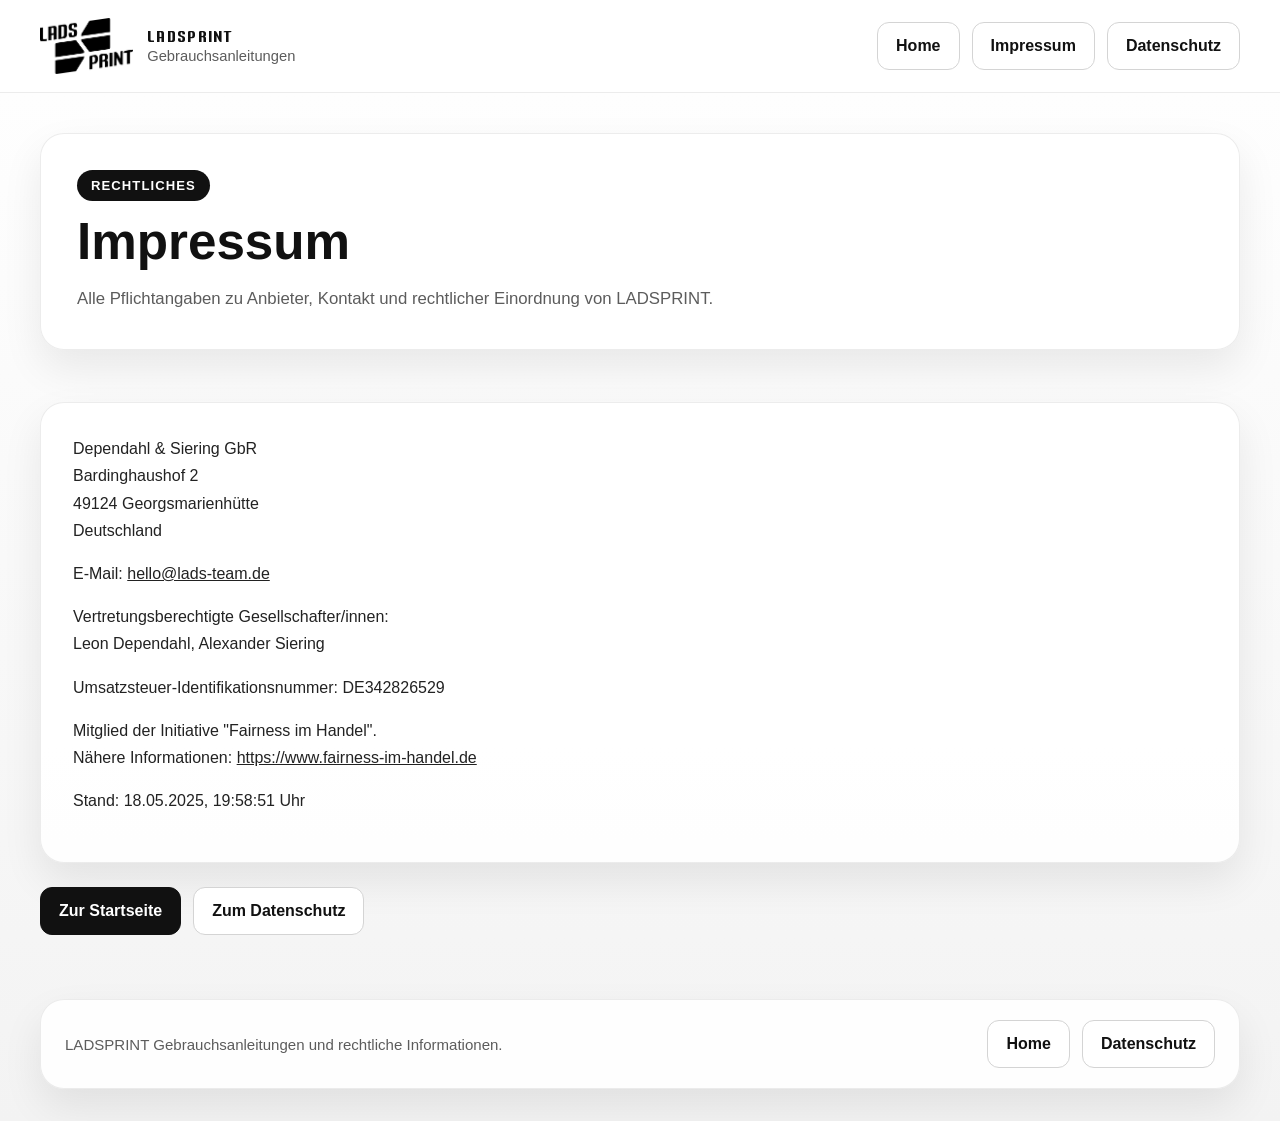
<file: impressum.html>
<!DOCTYPE html>
<html lang="de">
  <head>
    <meta charset="UTF-8">
    <meta name="viewport" content="width=device-width, initial-scale=1.0">
    <title>Impressum | LADSPRINT</title>
    <link rel="stylesheet" href="assets/styles.css">
  </head>
  <body>
    <div class="site-shell">
      <header class="site-header">
        <div class="container site-header-inner">
          <a class="brand" href="index.html" aria-label="Zur Startseite von LADSPRINT">
            <img class="brand-mark" src="logo/LADS_PRINT_LOGO_SCHWARZ.png" alt="LADSPRINT Logo">
            <span class="brand-copy">
              <span class="brand-title">LADSPRINT</span>
              <span class="brand-subtitle">Gebrauchsanleitungen</span>
            </span>
          </a>
          <nav class="site-nav" aria-label="Hauptnavigation">
            <a class="back-link" href="index.html">Home</a>
            <a class="back-link" href="impressum.html">Impressum</a>
            <a class="back-link" href="Datenschutz.html">Datenschutz</a>
          </nav>
        </div>
      </header>

      <main class="page-main">
        <div class="container legal-layout">
          <section class="hero" aria-labelledby="page-title">
            <span class="hero-eyebrow">Rechtliches</span>
            <h1 class="page-title" id="page-title">Impressum</h1>
            <p class="page-subtitle">Alle Pflichtangaben zu Anbieter, Kontakt und rechtlicher Einordnung von LADSPRINT.</p>
          </section>

          <section class="legal-card" aria-label="Impressum">
            <p>
              Dependahl &amp; Siering GbR<br>
              Bardinghaushof 2<br>
              49124 Georgsmarienh&uuml;tte<br>
              Deutschland
            </p>

            <p>
              E-Mail: <a href="mailto:hello@lads-team.de">hello@lads-team.de</a>
            </p>

            <p>
              Vertretungsberechtigte Gesellschafter/innen:<br>
              Leon Dependahl, Alexander Siering
            </p>

            <p>
              Umsatzsteuer-Identifikationsnummer: DE342826529
            </p>

            <p>
              Mitglied der Initiative &quot;Fairness im Handel&quot;.<br>
              Nähere Informationen: <a target="_blank" rel="noopener noreferrer" href="https://www.fairness-im-handel.de">https://www.fairness-im-handel.de</a>
            </p>

            <p>
              Stand: 18.05.2025, 19:58:51 Uhr
            </p>
          </section>

          <div class="legal-actions">
            <a class="btn" href="index.html">Zur Startseite</a>
            <a class="btn is-secondary" href="Datenschutz.html">Zum Datenschutz</a>
          </div>
        </div>
      </main>

      <footer class="site-footer">
        <div class="container site-footer-inner">
          <p class="footer-note">LADSPRINT Gebrauchsanleitungen und rechtliche Informationen.</p>
          <div class="footer-links">
            <a class="back-link" href="index.html">Home</a>
            <a class="back-link" href="Datenschutz.html">Datenschutz</a>
          </div>
        </div>
      </footer>
    </div>
  </body>
</html>
</file>
<file: assets/styles.css>
:root {
  color-scheme: light;
  --background: #f5f5f5;
  --surface: #ffffff;
  --surface-muted: #ebebeb;
  --text: #111111;
  --text-muted: #5c5c5c;
  --border: #d4d4d4;
  --border-strong: #222222;
  --shadow: 0 18px 40px rgba(0, 0, 0, 0.08);
  --radius-lg: 24px;
  --radius-md: 18px;
  --radius-sm: 12px;
  --container: 1200px;
}

@font-face {
  font-family: 'ltEnergy';
  src: url('../data/LTEnergy.ttf') format('truetype'), local('ltEnergy'), local('LT Energy'), local('LTENERGY');
  font-display: swap;
}

* {
  box-sizing: border-box;
}

html {
  scroll-behavior: smooth;
}

body {
  margin: 0;
  min-height: 100vh;
  font-family: Arial, Helvetica, sans-serif;
  background: linear-gradient(180deg, #ffffff 0%, #f3f3f3 100%);
  color: var(--text);
}

a {
  color: inherit;
}

img {
  max-width: 100%;
  display: block;
}

button,
input,
select {
  font: inherit;
}

.site-shell {
  min-height: 100vh;
  display: flex;
  flex-direction: column;
}

.container {
  width: min(calc(100% - 32px), var(--container));
  margin: 0 auto;
}

.site-header {
  position: sticky;
  top: 0;
  z-index: 20;
  backdrop-filter: blur(14px);
  background: rgba(255, 255, 255, 0.9);
  border-bottom: 1px solid rgba(17, 17, 17, 0.08);
}

.site-header-inner {
  display: flex;
  align-items: center;
  justify-content: space-between;
  gap: 20px;
  padding: 18px 0;
}

.brand {
  display: inline-flex;
  align-items: center;
  gap: 14px;
  text-decoration: none;
}

.brand-mark {
  height: 56px;
  width: auto;
}

.brand-copy {
  display: flex;
  flex-direction: column;
  gap: 2px;
}

.brand-title {
  font-size: 1rem;
  font-family: 'ltEnergy', Arial, Helvetica, sans-serif;
  font-weight: 700;
  letter-spacing: 0.08em;
  text-transform: uppercase;
}

.brand-subtitle {
  color: var(--text-muted);
  font-size: 0.92rem;
}

.site-nav {
  display: flex;
  align-items: center;
  gap: 12px;
  flex-wrap: wrap;
}

.page-main {
  flex: 1;
  padding: 40px 0 64px;
}

.hero {
  margin-bottom: 28px;
  padding: 36px;
  background: rgba(255, 255, 255, 0.82);
  border: 1px solid rgba(17, 17, 17, 0.08);
  border-radius: var(--radius-lg);
  box-shadow: var(--shadow);
}

.hero-eyebrow {
  display: inline-flex;
  align-items: center;
  gap: 8px;
  margin-bottom: 14px;
  padding: 8px 14px;
  border-radius: 999px;
  background: #111111;
  color: #ffffff;
  font-size: 0.82rem;
  font-weight: 700;
  letter-spacing: 0.08em;
  text-transform: uppercase;
}

.page-title {
  margin: 0;
  font-size: clamp(2rem, 4vw, 3.6rem);
  line-height: 1.05;
}

.page-subtitle {
  max-width: 760px;
  margin: 16px 0 0;
  color: var(--text-muted);
  font-size: 1.05rem;
  line-height: 1.7;
}

.controls-card,
.legal-card,
.notice-card {
  background: rgba(255, 255, 255, 0.9);
  border: 1px solid rgba(17, 17, 17, 0.08);
  border-radius: var(--radius-lg);
  box-shadow: var(--shadow);
}

.controls-card {
  padding: 24px;
  margin-bottom: 28px;
}

.controls-grid {
  display: grid;
  grid-template-columns: minmax(0, 1.8fr) minmax(220px, 0.8fr) auto;
  gap: 16px;
  align-items: end;
}

.field {
  display: flex;
  flex-direction: column;
  gap: 8px;
}

.field label {
  font-size: 0.92rem;
  font-weight: 700;
}

.input,
.select {
  width: 100%;
  min-height: 52px;
  padding: 0 16px;
  border: 1px solid var(--border);
  border-radius: var(--radius-sm);
  background: #ffffff;
  color: var(--text);
  transition: border-color 0.2s ease, box-shadow 0.2s ease, transform 0.2s ease;
}

.input:focus,
.select:focus,
.btn:focus,
.video-modal-close:focus {
  outline: none;
  border-color: var(--border-strong);
  box-shadow: 0 0 0 4px rgba(17, 17, 17, 0.08);
}

.results-bar {
  display: flex;
  justify-content: space-between;
  align-items: center;
  gap: 16px;
  margin-bottom: 22px;
  flex-wrap: wrap;
}

.results-count {
  color: var(--text-muted);
  font-size: 0.96rem;
}

.cards-grid {
  display: grid;
  grid-template-columns: repeat(auto-fit, minmax(270px, 1fr));
  gap: 20px;
}

.manual-card {
  display: flex;
  flex-direction: column;
  overflow: hidden;
  background: var(--surface);
  border: 1px solid rgba(17, 17, 17, 0.08);
  border-radius: var(--radius-md);
  box-shadow: 0 14px 32px rgba(0, 0, 0, 0.06);
}

.manual-card-media {
  position: relative;
  display: flex;
  align-items: center;
  justify-content: center;
  min-height: 220px;
  padding: 24px;
  background: linear-gradient(180deg, #ffffff 0%, #efefef 100%);
  border-bottom: 1px solid rgba(17, 17, 17, 0.08);
}

.manual-card-media img {
  width: 100%;
  max-height: 180px;
  object-fit: contain;
}

.manual-card-fallback {
  display: none;
  align-items: center;
  justify-content: center;
  width: 100%;
  min-height: 172px;
  border: 1px dashed var(--border);
  border-radius: var(--radius-sm);
  color: var(--text-muted);
  text-align: center;
  padding: 18px;
}

.manual-card-media.is-fallback .manual-card-fallback {
  display: flex;
}

.manual-card-media.is-fallback img {
  display: none;
}

.manual-card-body {
  display: flex;
  flex: 1;
  flex-direction: column;
  gap: 18px;
  padding: 22px;
}

.manual-card-title {
  margin: 0;
  font-size: 1.2rem;
  line-height: 1.35;
}

.manual-card-meta {
  display: flex;
  align-items: center;
  gap: 10px;
  flex-wrap: wrap;
}

.badge {
  display: inline-flex;
  align-items: center;
  min-height: 32px;
  padding: 0 12px;
  border-radius: 999px;
  background: #111111;
  color: #ffffff;
  font-size: 0.8rem;
  font-weight: 700;
  letter-spacing: 0.05em;
  text-transform: uppercase;
}

.badge.is-muted {
  background: var(--surface-muted);
  color: var(--text);
}

.manual-card-actions {
  display: flex;
  gap: 12px;
  flex-wrap: wrap;
  margin-top: auto;
}

.btn,
.back-link {
  display: inline-flex;
  align-items: center;
  justify-content: center;
  gap: 8px;
  min-height: 48px;
  padding: 0 18px;
  border-radius: var(--radius-sm);
  border: 1px solid #111111;
  background: #111111;
  color: #ffffff;
  text-decoration: none;
  font-weight: 700;
  cursor: pointer;
  transition: transform 0.2s ease, background 0.2s ease, color 0.2s ease, border-color 0.2s ease;
}

.btn:hover,
.back-link:hover {
  transform: translateY(-1px);
}

.btn.is-secondary,
.back-link {
  background: #ffffff;
  color: #111111;
  border-color: var(--border);
}

.notice-card {
  padding: 28px;
  text-align: center;
  color: var(--text-muted);
}

.site-footer {
  padding: 0 0 32px;
}

.site-footer-inner {
  display: flex;
  justify-content: space-between;
  align-items: center;
  gap: 16px;
  padding: 20px 24px;
  background: rgba(255, 255, 255, 0.9);
  border: 1px solid rgba(17, 17, 17, 0.08);
  border-radius: var(--radius-lg);
  box-shadow: var(--shadow);
  flex-wrap: wrap;
}

.footer-links {
  display: flex;
  gap: 12px;
  flex-wrap: wrap;
}

.footer-note {
  color: var(--text-muted);
  font-size: 0.94rem;
}

.legal-layout {
  display: grid;
  gap: 24px;
}

.legal-card {
  padding: 32px;
}

.legal-card h2,
.legal-card p,
.legal-card ul {
  margin-top: 0;
}

.legal-card h2 {
  margin-bottom: 14px;
  font-size: 1.2rem;
}

.legal-card p,
.legal-card li {
  color: #222222;
  line-height: 1.7;
}

.legal-actions {
  display: flex;
  gap: 12px;
  flex-wrap: wrap;
}

.video-modal {
  position: fixed;
  inset: 0;
  z-index: 50;
  display: none;
  align-items: center;
  justify-content: center;
  padding: 20px;
  background: rgba(0, 0, 0, 0.72);
}

.video-modal.is-open {
  display: flex;
}

.video-modal-dialog {
  position: relative;
  width: min(100%, 960px);
  padding: 18px;
  background: #0f0f0f;
  border-radius: var(--radius-md);
  box-shadow: 0 24px 48px rgba(0, 0, 0, 0.34);
}

.video-modal-frame,
.video-modal-player {
  width: 100%;
  aspect-ratio: 16 / 9;
  border: 0;
  border-radius: var(--radius-sm);
  background: #000000;
}

.video-modal-frame[hidden],
.video-modal-player[hidden] {
  display: none;
}

.video-modal-close {
  position: absolute;
  top: 14px;
  right: 14px;
  width: 44px;
  height: 44px;
  border: 1px solid rgba(255, 255, 255, 0.18);
  border-radius: 999px;
  background: rgba(255, 255, 255, 0.08);
  color: #ffffff;
  cursor: pointer;
}

@media (max-width: 900px) {
  .controls-grid {
    grid-template-columns: 1fr;
  }

  .site-header-inner {
    align-items: flex-start;
    flex-direction: column;
  }

  .hero,
  .controls-card,
  .legal-card {
    padding: 24px;
  }
}

@media (max-width: 640px) {
  .container {
    width: min(calc(100% - 20px), var(--container));
  }

  .page-main {
    padding: 24px 0 40px;
  }

  .brand {
    align-items: flex-start;
  }

  .brand-mark {
    height: 48px;
  }

  .manual-card-actions,
  .footer-links,
  .legal-actions,
  .site-nav {
    width: 100%;
  }

  .btn,
  .back-link {
    width: 100%;
  }

  .site-footer-inner {
    padding: 18px;
  }
}
</file>
